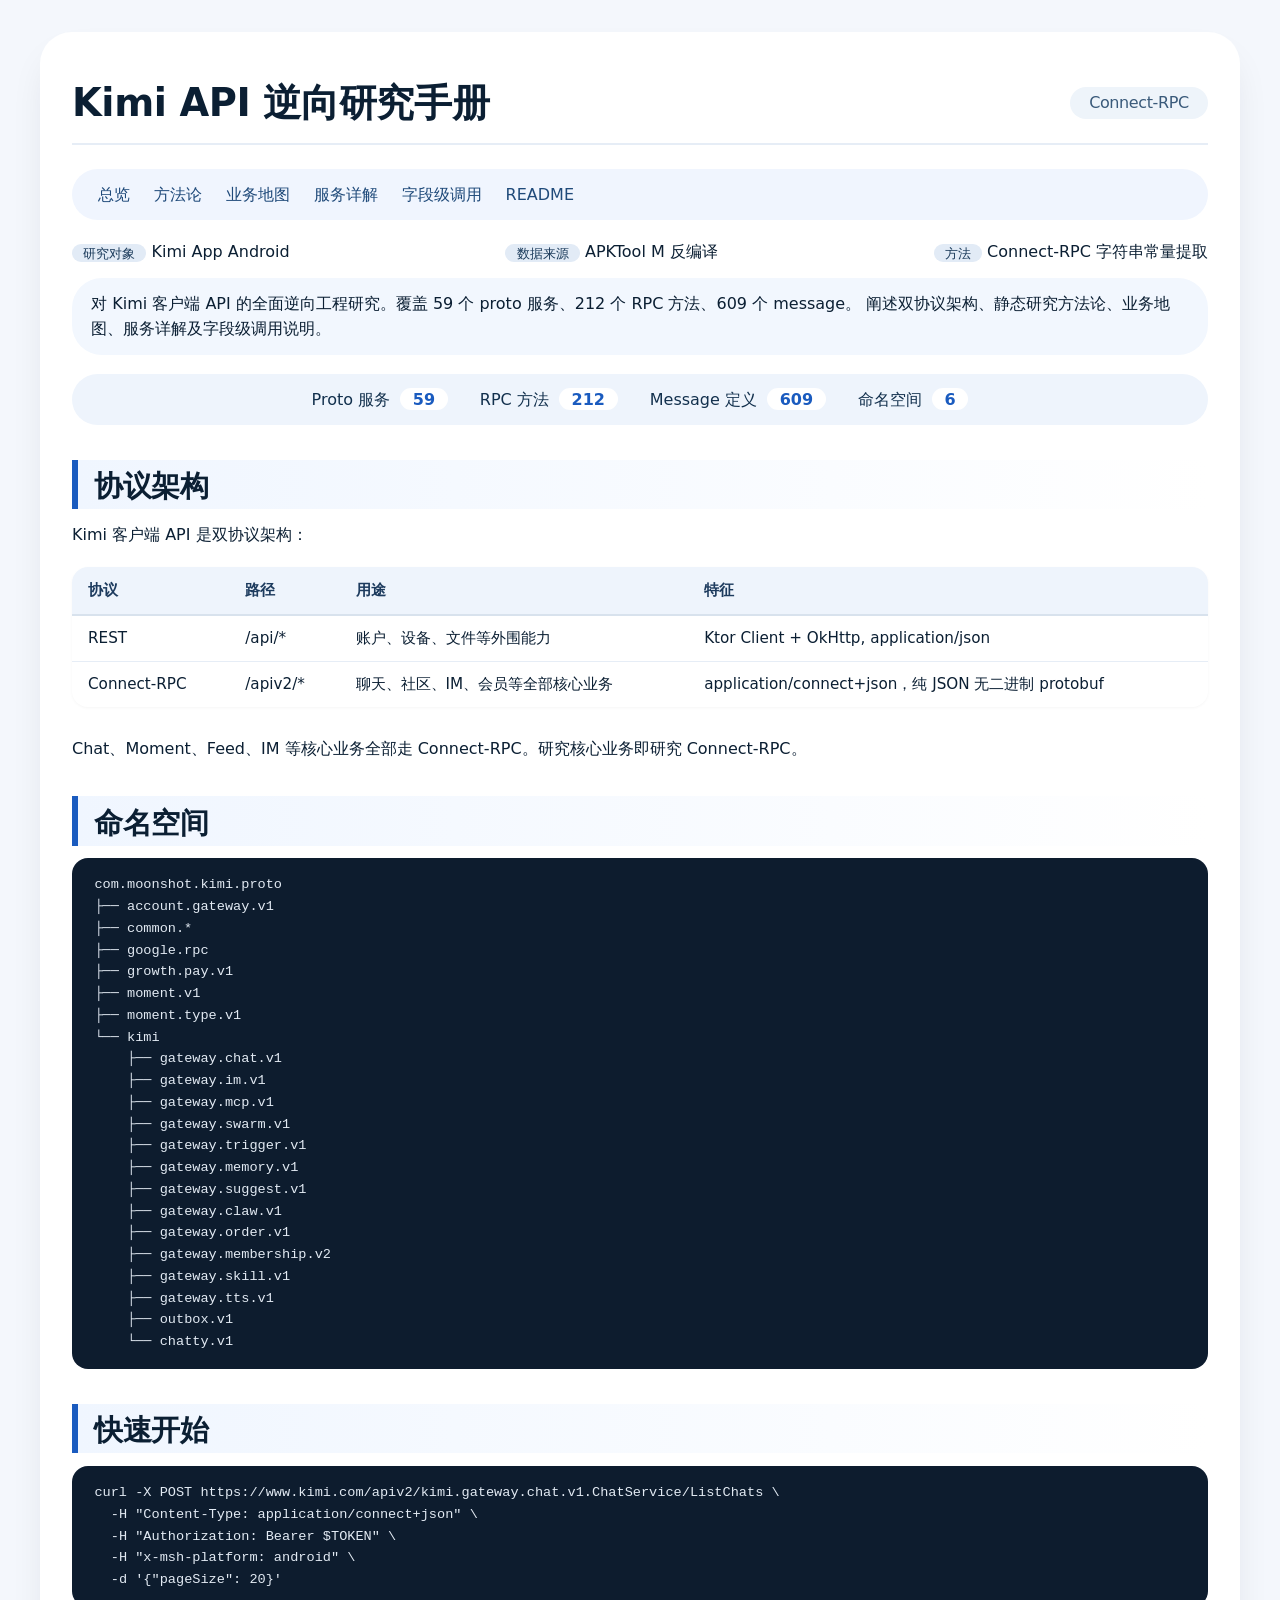
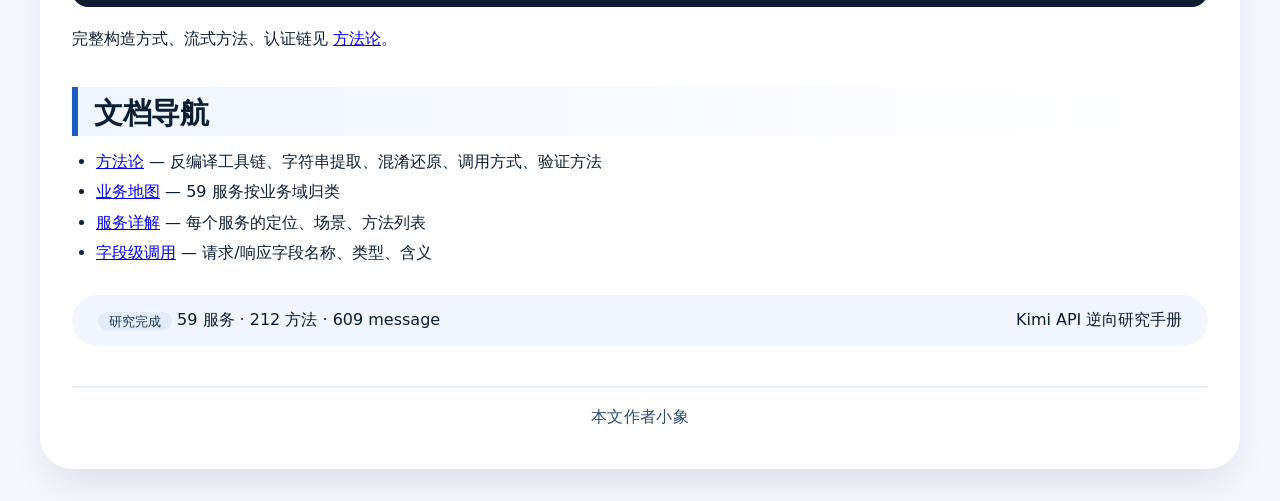
<file: index.html>
<!DOCTYPE html>
<html lang="zh-CN">
<head>
<meta charset="UTF-8">
<meta name="viewport" content="width=device-width, initial-scale=1.0">
<title>Kimi API 逆向研究手册</title>
<link rel="stylesheet" href="style.css">
</head>
<body>
<div class="container">

<h1><span>Kimi API 逆向研究手册</span><small>Connect-RPC</small></h1>

<nav class="nav-links">
<a href="index.html">总览</a>
<a href="methodology.html">方法论</a>
<a href="business-map.html">业务地图</a>
<a href="services.html">服务详解</a>
<a href="fields.html">字段级调用</a>
<a href="README.md">README</a>
</nav>

<div class="meta-row">
<span><span class="proto-path">研究对象</span> Kimi App Android</span>
<span><span class="proto-path">数据来源</span> APKTool M 反编译</span>
<span><span class="proto-path">方法</span> Connect-RPC 字符串常量提取</span>
</div>

<p class="lead">
对 Kimi 客户端 API 的全面逆向工程研究。覆盖 59 个 proto 服务、212 个 RPC 方法、609 个 message。
阐述双协议架构、静态研究方法论、业务地图、服务详解及字段级调用说明。
</p>

<div class="badge-grid">
<span>Proto 服务 <strong>59</strong></span>
<span>RPC 方法 <strong>212</strong></span>
<span>Message 定义 <strong>609</strong></span>
<span>命名空间 <strong>6</strong></span>
</div>

<h2>协议架构</h2>
<p>Kimi 客户端 API 是双协议架构：</p>
<table>
<thead><tr><th>协议</th><th>路径</th><th>用途</th><th>特征</th></tr></thead>
<tbody>
<tr><td>REST</td><td>/api/*</td><td>账户、设备、文件等外围能力</td><td>Ktor Client + OkHttp, application/json</td></tr>
<tr><td>Connect-RPC</td><td>/apiv2/*</td><td>聊天、社区、IM、会员等全部核心业务</td><td>application/connect+json，纯 JSON 无二进制 protobuf</td></tr>
</tbody>
</table>
<p>Chat、Moment、Feed、IM 等核心业务全部走 Connect-RPC。研究核心业务即研究 Connect-RPC。</p>

<h2>命名空间</h2>
<div class="code-block">com.moonshot.kimi.proto
├── account.gateway.v1
├── common.*
├── google.rpc
├── growth.pay.v1
├── moment.v1
├── moment.type.v1
└── kimi
    ├── gateway.chat.v1
    ├── gateway.im.v1
    ├── gateway.mcp.v1
    ├── gateway.swarm.v1
    ├── gateway.trigger.v1
    ├── gateway.memory.v1
    ├── gateway.suggest.v1
    ├── gateway.claw.v1
    ├── gateway.order.v1
    ├── gateway.membership.v2
    ├── gateway.skill.v1
    ├── gateway.tts.v1
    ├── outbox.v1
    └── chatty.v1</div>

<h2>快速开始</h2>
<div class="code-block">curl -X POST https://www.kimi.com/apiv2/kimi.gateway.chat.v1.ChatService/ListChats \
  -H "Content-Type: application/connect+json" \
  -H "Authorization: Bearer $TOKEN" \
  -H "x-msh-platform: android" \
  -d '{"pageSize": 20}'</div>
<p>完整构造方式、流式方法、认证链见 <a href="methodology.html">方法论</a>。</p>

<h2>文档导航</h2>
<ul class="doc-list">
<li><a href="methodology.html">方法论</a> — 反编译工具链、字符串提取、混淆还原、调用方式、验证方法</li>
<li><a href="business-map.html">业务地图</a> — 59 服务按业务域归类</li>
<li><a href="services.html">服务详解</a> — 每个服务的定位、场景、方法列表</li>
<li><a href="fields.html">字段级调用</a> — 请求/响应字段名称、类型、含义</li>
</ul>

<footer>
<div class="footer-bar">
<span><span class="proto-path">研究完成</span> 59 服务 · 212 方法 · 609 message</span>
<span>Kimi API 逆向研究手册</span>
</div>
<div class="author-line">本文作者小象</div>
</footer>

</div>
</body>
</html>
</file>
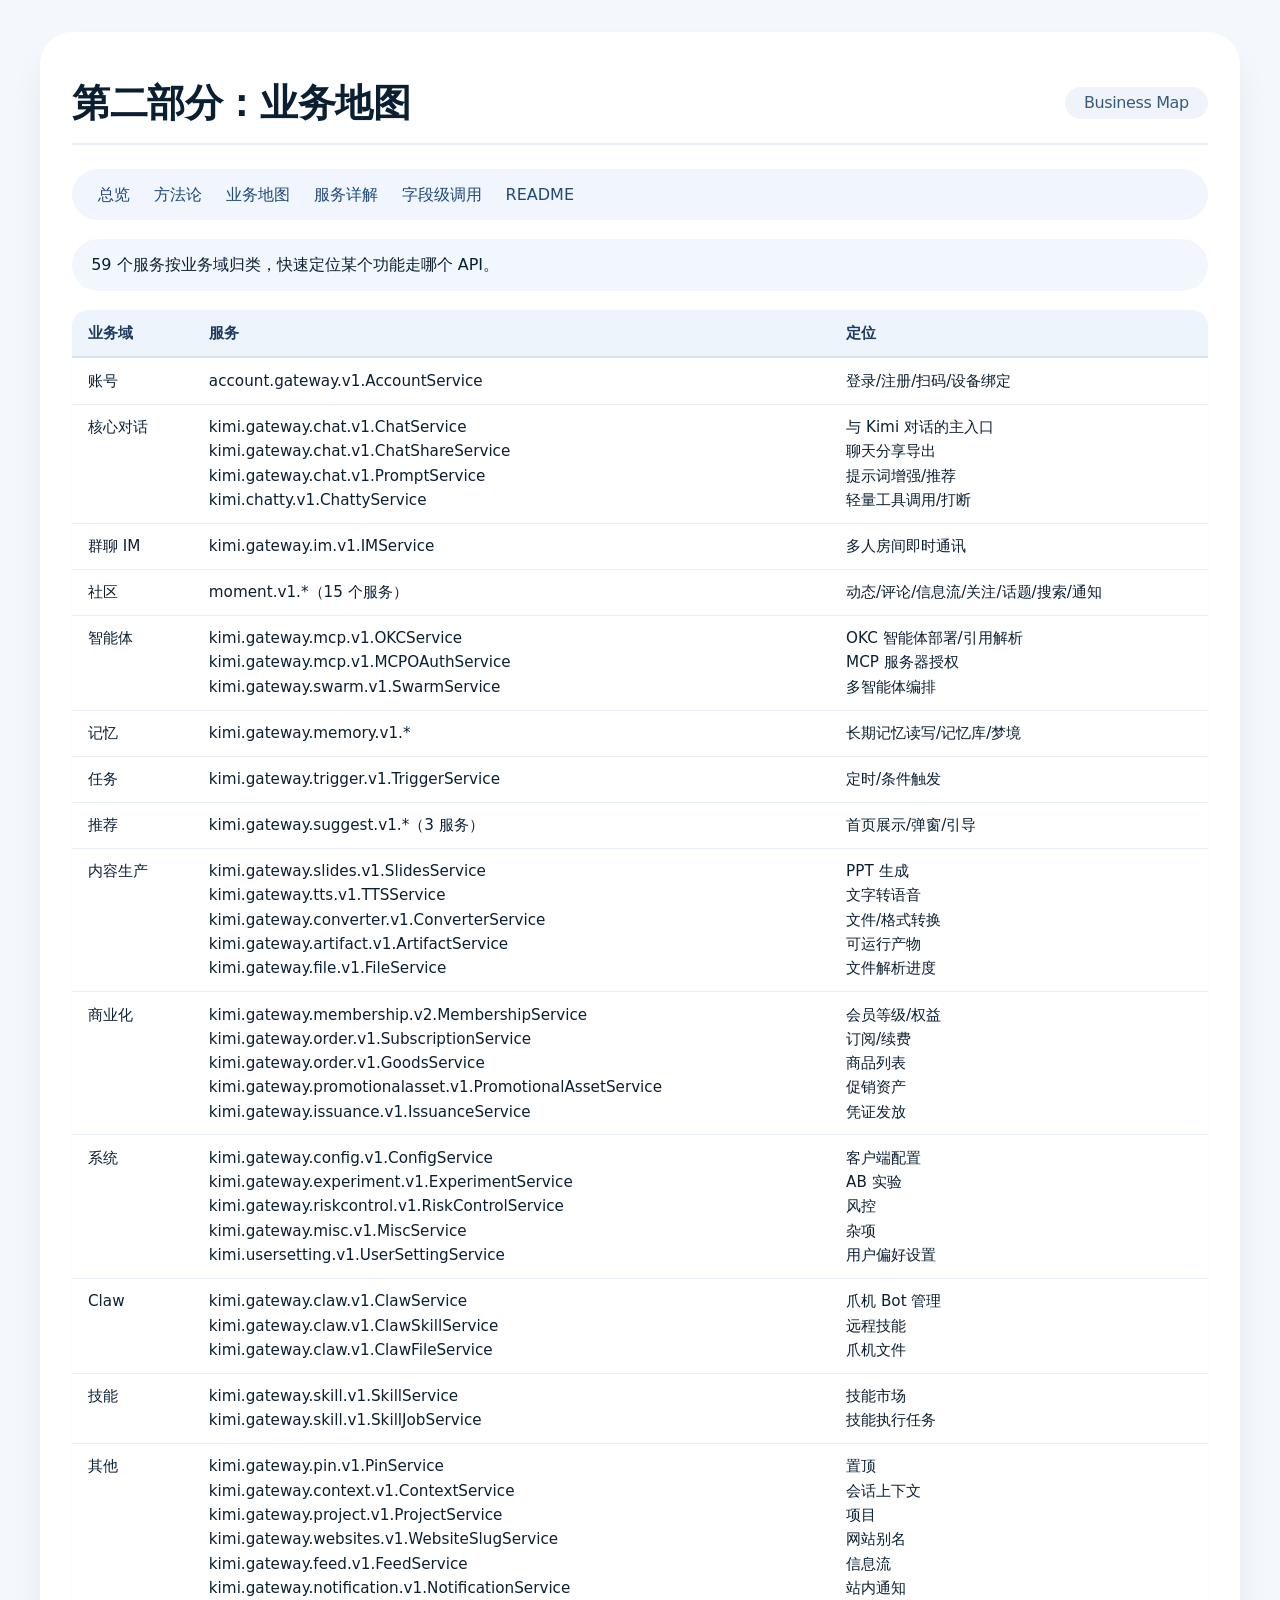
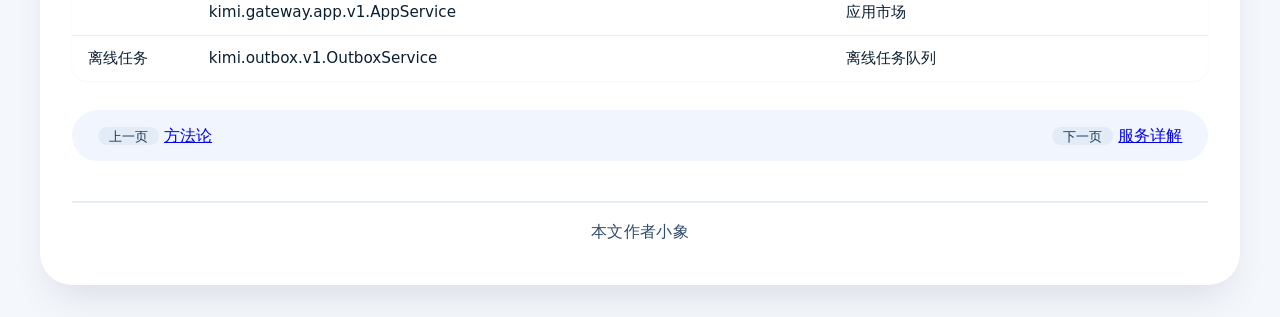
<file: business-map.html>
<!DOCTYPE html>
<html lang="zh-CN">
<head>
<meta charset="UTF-8">
<meta name="viewport" content="width=device-width, initial-scale=1.0">
<title>业务地图 · Kimi API 逆向研究手册</title>
<link rel="stylesheet" href="style.css">
</head>
<body>
<div class="container">

<h1><span>第二部分：业务地图</span><small>Business Map</small></h1>

<nav class="nav-links">
<a href="index.html">总览</a>
<a href="methodology.html">方法论</a>
<a href="business-map.html">业务地图</a>
<a href="services.html">服务详解</a>
<a href="fields.html">字段级调用</a>
<a href="README.md">README</a>
</nav>

<p class="lead">59 个服务按业务域归类，快速定位某个功能走哪个 API。</p>

<table>
<thead><tr><th>业务域</th><th>服务</th><th>定位</th></tr></thead>
<tbody>
<tr><td>账号</td><td>account.gateway.v1.AccountService</td><td>登录/注册/扫码/设备绑定</td></tr>
<tr><td>核心对话</td><td>kimi.gateway.chat.v1.ChatService<br>kimi.gateway.chat.v1.ChatShareService<br>kimi.gateway.chat.v1.PromptService<br>kimi.chatty.v1.ChattyService</td><td>与 Kimi 对话的主入口<br>聊天分享导出<br>提示词增强/推荐<br>轻量工具调用/打断</td></tr>
<tr><td>群聊 IM</td><td>kimi.gateway.im.v1.IMService</td><td>多人房间即时通讯</td></tr>
<tr><td>社区</td><td>moment.v1.*（15 个服务）</td><td>动态/评论/信息流/关注/话题/搜索/通知</td></tr>
<tr><td>智能体</td><td>kimi.gateway.mcp.v1.OKCService<br>kimi.gateway.mcp.v1.MCPOAuthService<br>kimi.gateway.swarm.v1.SwarmService</td><td>OKC 智能体部署/引用解析<br>MCP 服务器授权<br>多智能体编排</td></tr>
<tr><td>记忆</td><td>kimi.gateway.memory.v1.*</td><td>长期记忆读写/记忆库/梦境</td></tr>
<tr><td>任务</td><td>kimi.gateway.trigger.v1.TriggerService</td><td>定时/条件触发</td></tr>
<tr><td>推荐</td><td>kimi.gateway.suggest.v1.*（3 服务）</td><td>首页展示/弹窗/引导</td></tr>
<tr><td>内容生产</td><td>kimi.gateway.slides.v1.SlidesService<br>kimi.gateway.tts.v1.TTSService<br>kimi.gateway.converter.v1.ConverterService<br>kimi.gateway.artifact.v1.ArtifactService<br>kimi.gateway.file.v1.FileService</td><td>PPT 生成<br>文字转语音<br>文件/格式转换<br>可运行产物<br>文件解析进度</td></tr>
<tr><td>商业化</td><td>kimi.gateway.membership.v2.MembershipService<br>kimi.gateway.order.v1.SubscriptionService<br>kimi.gateway.order.v1.GoodsService<br>kimi.gateway.promotionalasset.v1.PromotionalAssetService<br>kimi.gateway.issuance.v1.IssuanceService</td><td>会员等级/权益<br>订阅/续费<br>商品列表<br>促销资产<br>凭证发放</td></tr>
<tr><td>系统</td><td>kimi.gateway.config.v1.ConfigService<br>kimi.gateway.experiment.v1.ExperimentService<br>kimi.gateway.riskcontrol.v1.RiskControlService<br>kimi.gateway.misc.v1.MiscService<br>kimi.usersetting.v1.UserSettingService</td><td>客户端配置<br>AB 实验<br>风控<br>杂项<br>用户偏好设置</td></tr>
<tr><td>Claw</td><td>kimi.gateway.claw.v1.ClawService<br>kimi.gateway.claw.v1.ClawSkillService<br>kimi.gateway.claw.v1.ClawFileService</td><td>爪机 Bot 管理<br>远程技能<br>爪机文件</td></tr>
<tr><td>技能</td><td>kimi.gateway.skill.v1.SkillService<br>kimi.gateway.skill.v1.SkillJobService</td><td>技能市场<br>技能执行任务</td></tr>
<tr><td>其他</td><td>kimi.gateway.pin.v1.PinService<br>kimi.gateway.context.v1.ContextService<br>kimi.gateway.project.v1.ProjectService<br>kimi.gateway.websites.v1.WebsiteSlugService<br>kimi.gateway.feed.v1.FeedService<br>kimi.gateway.notification.v1.NotificationService<br>kimi.gateway.app.v1.AppService</td><td>置顶<br>会话上下文<br>项目<br>网站别名<br>信息流<br>站内通知<br>应用市场</td></tr>
<tr><td>离线任务</td><td>kimi.outbox.v1.OutboxService</td><td>离线任务队列</td></tr>
</tbody>
</table>

<footer>
<div class="footer-bar">
<span><span class="proto-path">上一页</span> <a href="methodology.html">方法论</a></span>
<span><span class="proto-path">下一页</span> <a href="services.html">服务详解</a></span>
</div>
<div class="author-line">本文作者小象</div>
</footer>

</div>
</body>
</html>
</file>
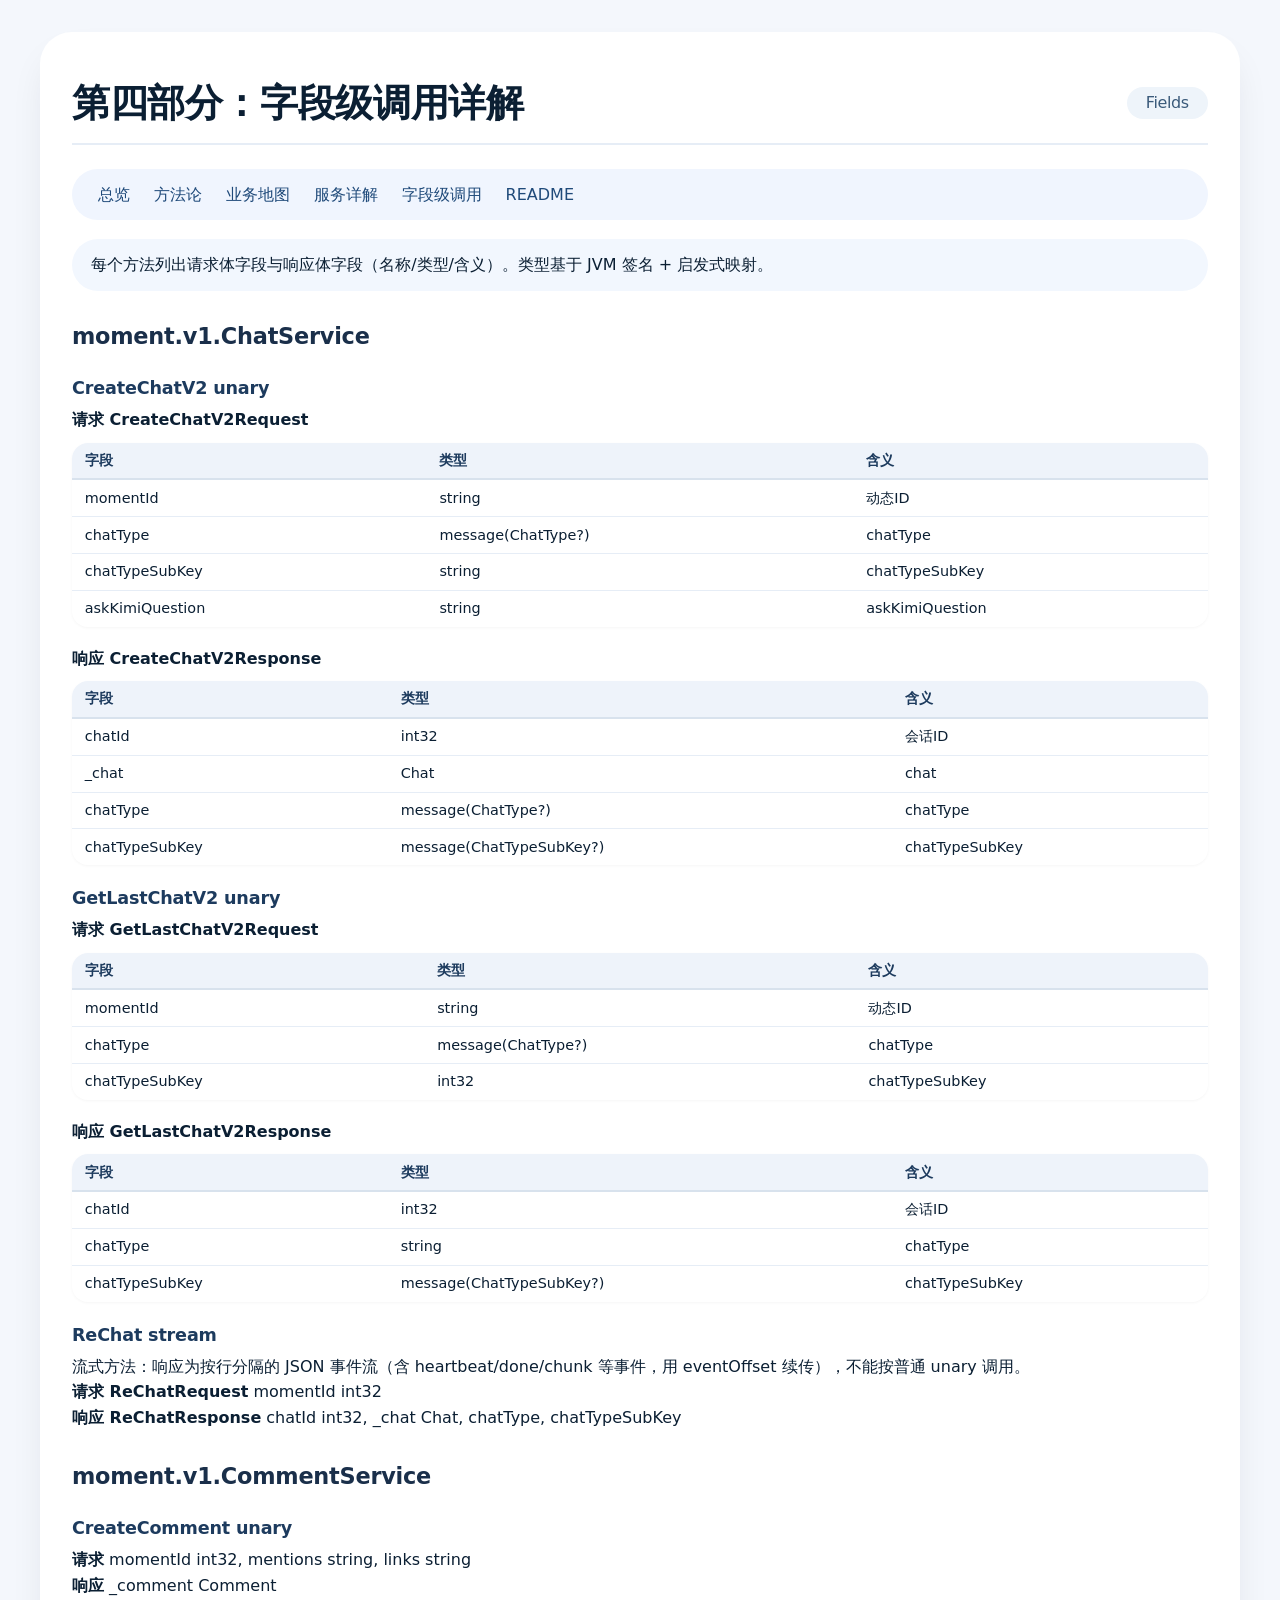
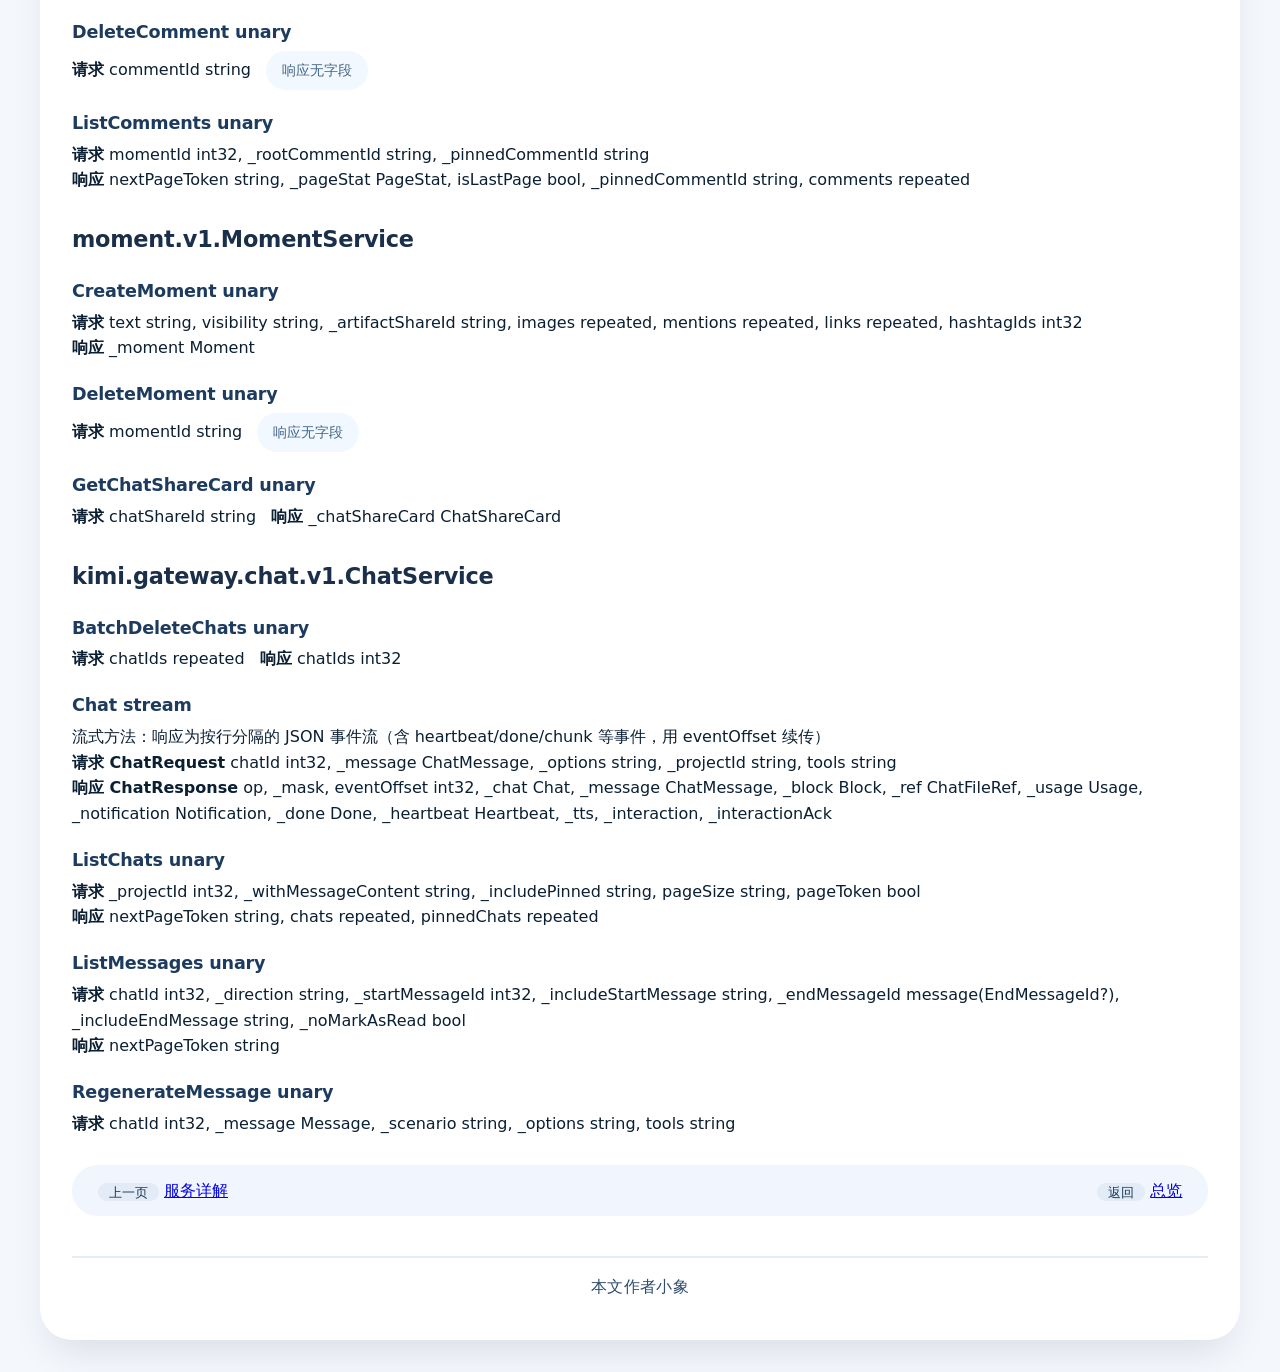
<file: fields.html>
<!DOCTYPE html>
<html lang="zh-CN">
<head>
<meta charset="UTF-8">
<meta name="viewport" content="width=device-width, initial-scale=1.0">
<title>字段级调用 · Kimi API 逆向研究手册</title>
<link rel="stylesheet" href="style.css">
</head>
<body>
<div class="container">

<h1><span>第四部分：字段级调用详解</span><small>Fields</small></h1>

<nav class="nav-links">
<a href="index.html">总览</a>
<a href="methodology.html">方法论</a>
<a href="business-map.html">业务地图</a>
<a href="services.html">服务详解</a>
<a href="fields.html">字段级调用</a>
<a href="README.md">README</a>
</nav>

<p class="lead">每个方法列出请求体字段与响应体字段（名称/类型/含义）。类型基于 JVM 签名 + 启发式映射。</p>

<h3>moment.v1.ChatService</h3>
<h4>CreateChatV2 unary</h4>
<p><strong>请求 CreateChatV2Request</strong></p>
<table class="field-table">
<thead><tr><th>字段</th><th>类型</th><th>含义</th></tr></thead>
<tbody>
<tr><td>momentId</td><td>string</td><td>动态ID</td></tr>
<tr><td>chatType</td><td>message(ChatType?)</td><td>chatType</td></tr>
<tr><td>chatTypeSubKey</td><td>string</td><td>chatTypeSubKey</td></tr>
<tr><td>askKimiQuestion</td><td>string</td><td>askKimiQuestion</td></tr>
</tbody>
</table>
<p><strong>响应 CreateChatV2Response</strong></p>
<table class="field-table">
<thead><tr><th>字段</th><th>类型</th><th>含义</th></tr></thead>
<tbody>
<tr><td>chatId</td><td>int32</td><td>会话ID</td></tr>
<tr><td>_chat</td><td>Chat</td><td>chat</td></tr>
<tr><td>chatType</td><td>message(ChatType?)</td><td>chatType</td></tr>
<tr><td>chatTypeSubKey</td><td>message(ChatTypeSubKey?)</td><td>chatTypeSubKey</td></tr>
</tbody>
</table>

<h4>GetLastChatV2 unary</h4>
<p><strong>请求 GetLastChatV2Request</strong></p>
<table class="field-table">
<thead><tr><th>字段</th><th>类型</th><th>含义</th></tr></thead>
<tbody>
<tr><td>momentId</td><td>string</td><td>动态ID</td></tr>
<tr><td>chatType</td><td>message(ChatType?)</td><td>chatType</td></tr>
<tr><td>chatTypeSubKey</td><td>int32</td><td>chatTypeSubKey</td></tr>
</tbody>
</table>
<p><strong>响应 GetLastChatV2Response</strong></p>
<table class="field-table">
<thead><tr><th>字段</th><th>类型</th><th>含义</th></tr></thead>
<tbody>
<tr><td>chatId</td><td>int32</td><td>会话ID</td></tr>
<tr><td>chatType</td><td>string</td><td>chatType</td></tr>
<tr><td>chatTypeSubKey</td><td>message(ChatTypeSubKey?)</td><td>chatTypeSubKey</td></tr>
</tbody>
</table>

<h4>ReChat stream</h4>
<p>流式方法：响应为按行分隔的 JSON 事件流（含 heartbeat/done/chunk 等事件，用 eventOffset 续传），不能按普通 unary 调用。</p>
<p><strong>请求 ReChatRequest</strong> momentId int32</p>
<p><strong>响应 ReChatResponse</strong> chatId int32, _chat Chat, chatType, chatTypeSubKey</p>

<h3>moment.v1.CommentService</h3>
<h4>CreateComment unary</h4>
<p><strong>请求</strong> momentId int32, mentions string, links string</p>
<p><strong>响应</strong> _comment Comment</p>
<h4>DeleteComment unary</h4>
<p><strong>请求</strong> commentId string &nbsp; <span class="footnote">响应无字段</span></p>
<h4>ListComments unary</h4>
<p><strong>请求</strong> momentId int32, _rootCommentId string, _pinnedCommentId string</p>
<p><strong>响应</strong> nextPageToken string, _pageStat PageStat, isLastPage bool, _pinnedCommentId string, comments repeated</p>

<h3>moment.v1.MomentService</h3>
<h4>CreateMoment unary</h4>
<p><strong>请求</strong> text string, visibility string, _artifactShareId string, images repeated, mentions repeated, links repeated, hashtagIds int32</p>
<p><strong>响应</strong> _moment Moment</p>
<h4>DeleteMoment unary</h4>
<p><strong>请求</strong> momentId string &nbsp; <span class="footnote">响应无字段</span></p>
<h4>GetChatShareCard unary</h4>
<p><strong>请求</strong> chatShareId string &nbsp; <strong>响应</strong> _chatShareCard ChatShareCard</p>

<h3>kimi.gateway.chat.v1.ChatService</h3>
<h4>BatchDeleteChats unary</h4>
<p><strong>请求</strong> chatIds repeated &nbsp; <strong>响应</strong> chatIds int32</p>

<h4>Chat stream</h4>
<p>流式方法：响应为按行分隔的 JSON 事件流（含 heartbeat/done/chunk 等事件，用 eventOffset 续传）</p>
<p><strong>请求 ChatRequest</strong> chatId int32, _message ChatMessage, _options string, _projectId string, tools string</p>
<p><strong>响应 ChatResponse</strong> op, _mask, eventOffset int32, _chat Chat, _message ChatMessage, _block Block, _ref ChatFileRef, _usage Usage, _notification Notification, _done Done, _heartbeat Heartbeat, _tts, _interaction, _interactionAck</p>

<h4>ListChats unary</h4>
<p><strong>请求</strong> _projectId int32, _withMessageContent string, _includePinned string, pageSize string, pageToken bool</p>
<p><strong>响应</strong> nextPageToken string, chats repeated, pinnedChats repeated</p>

<h4>ListMessages unary</h4>
<p><strong>请求</strong> chatId int32, _direction string, _startMessageId int32, _includeStartMessage string, _endMessageId message(EndMessageId?), _includeEndMessage string, _noMarkAsRead bool</p>
<p><strong>响应</strong> nextPageToken string</p>

<h4>RegenerateMessage unary</h4>
<p><strong>请求</strong> chatId int32, _message Message, _scenario string, _options string, tools string</p>

<footer>
<div class="footer-bar">
<span><span class="proto-path">上一页</span> <a href="services.html">服务详解</a></span>
<span><span class="proto-path">返回</span> <a href="index.html">总览</a></span>
</div>
<div class="author-line">本文作者小象</div>
</footer>

</div>
</body>
</html>
</file>
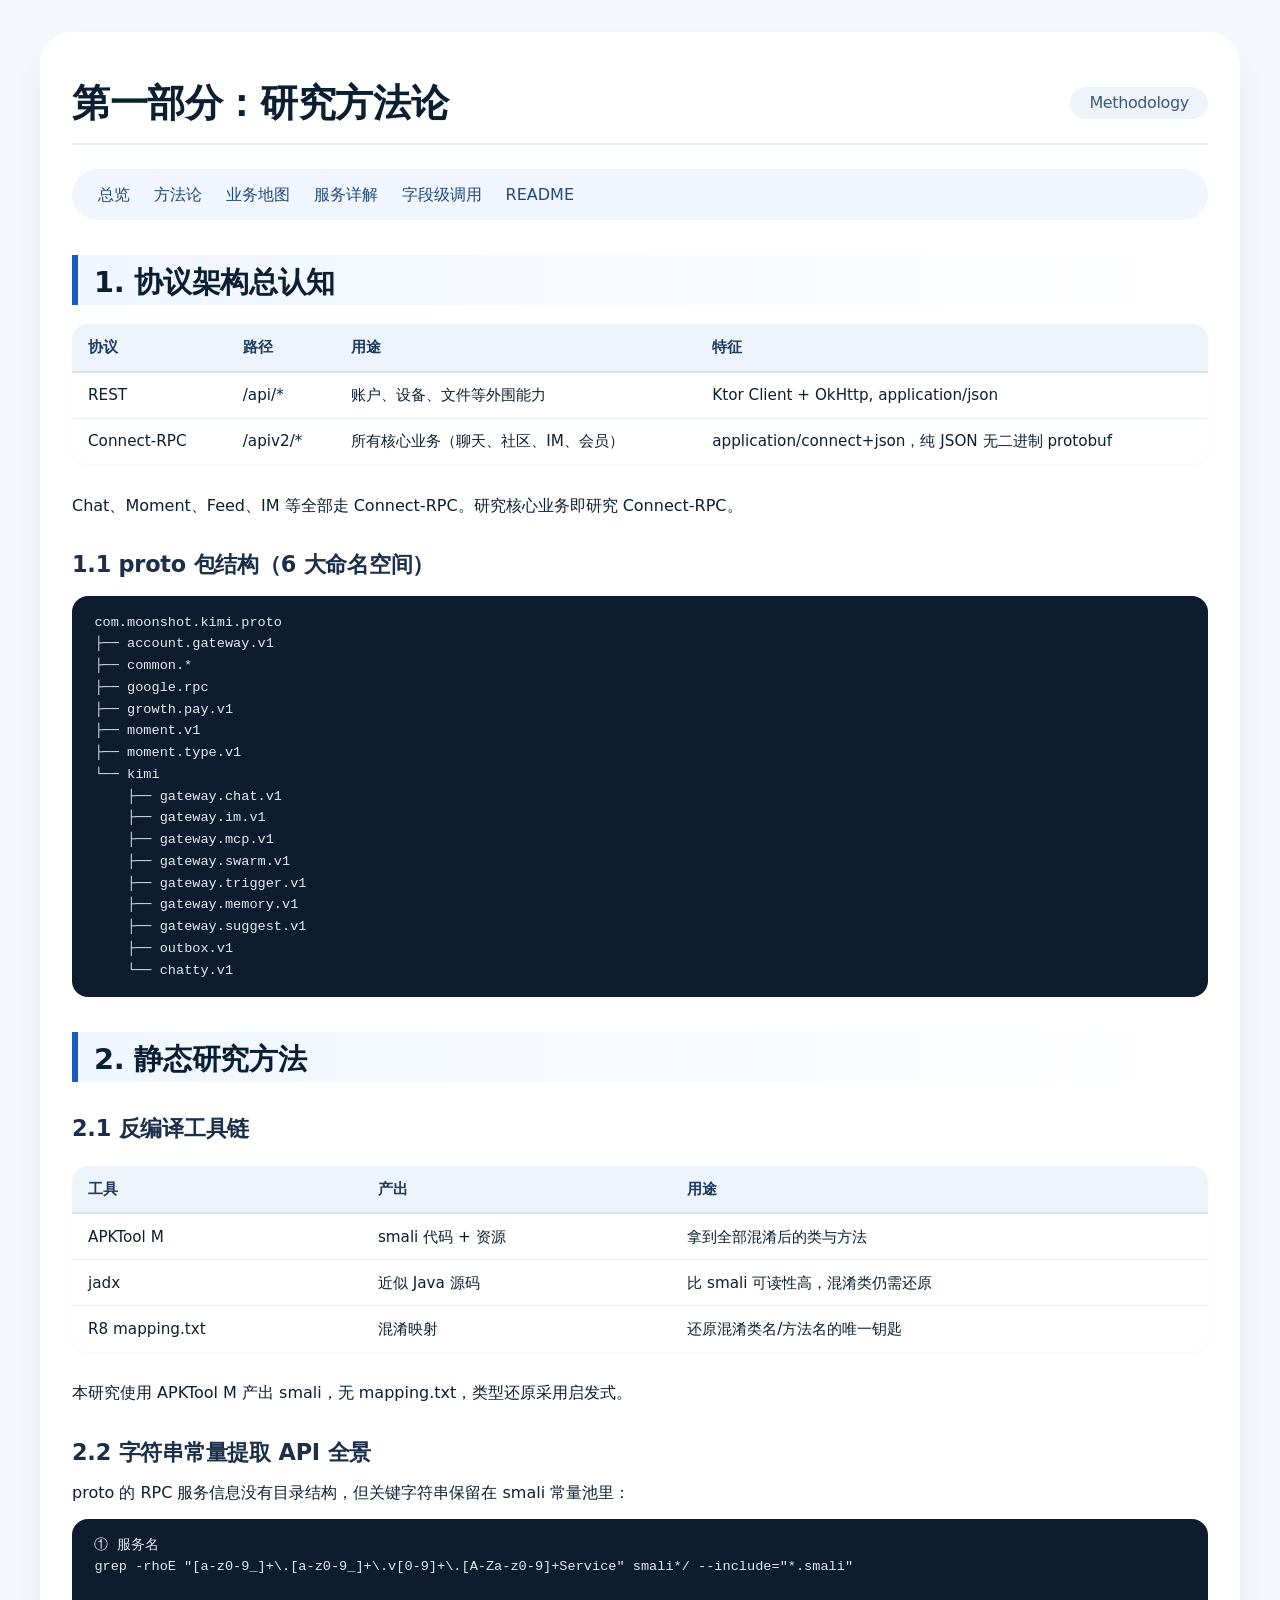
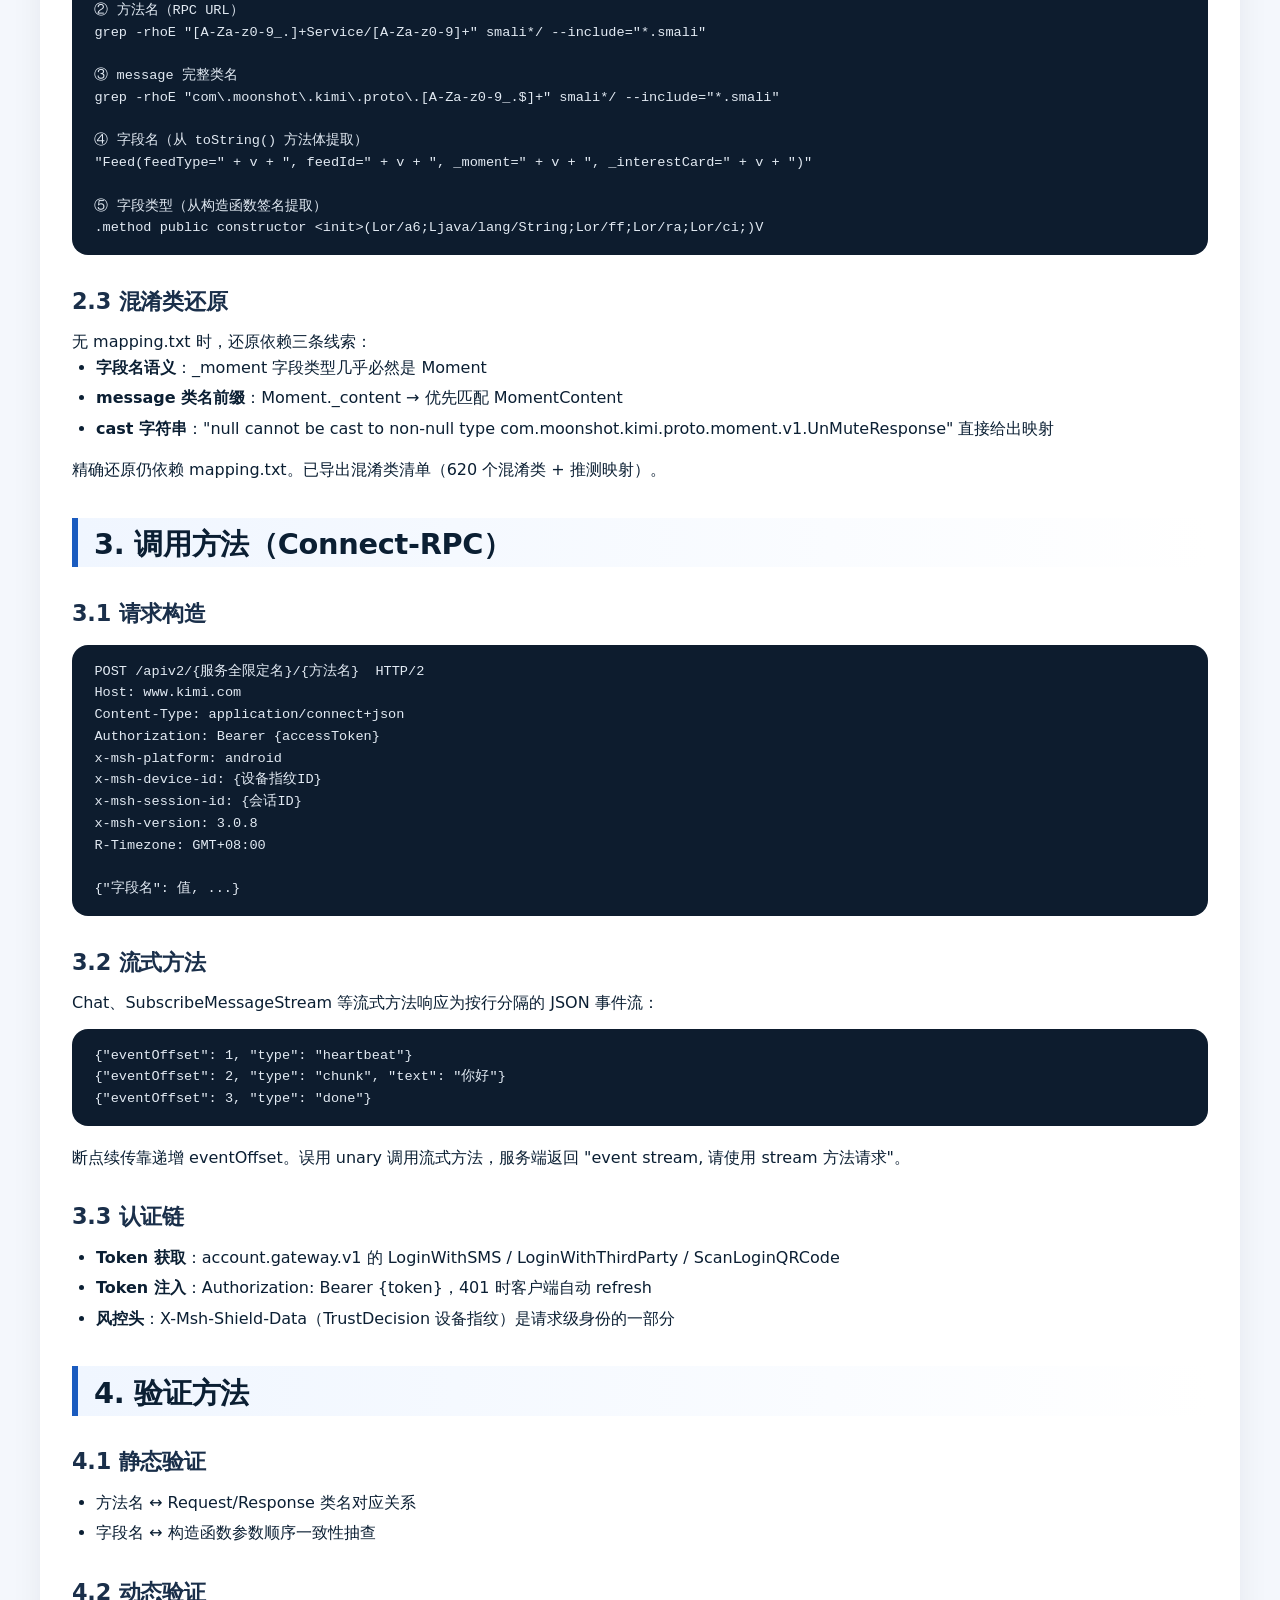
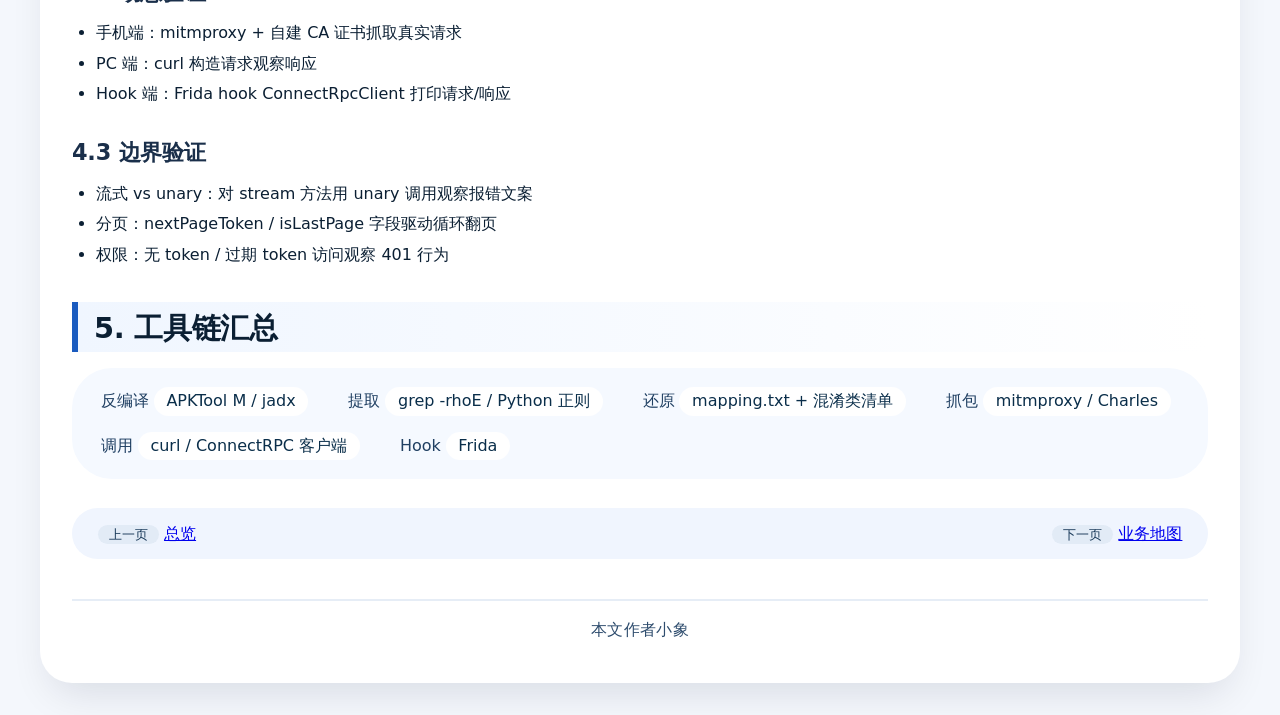
<file: methodology.html>
<!DOCTYPE html>
<html lang="zh-CN">
<head>
<meta charset="UTF-8">
<meta name="viewport" content="width=device-width, initial-scale=1.0">
<title>方法论 · Kimi API 逆向研究手册</title>
<link rel="stylesheet" href="style.css">
</head>
<body>
<div class="container">

<h1><span>第一部分：研究方法论</span><small>Methodology</small></h1>

<nav class="nav-links">
<a href="index.html">总览</a>
<a href="methodology.html">方法论</a>
<a href="business-map.html">业务地图</a>
<a href="services.html">服务详解</a>
<a href="fields.html">字段级调用</a>
<a href="README.md">README</a>
</nav>

<h2>1. 协议架构总认知</h2>
<table>
<thead><tr><th>协议</th><th>路径</th><th>用途</th><th>特征</th></tr></thead>
<tbody>
<tr><td>REST</td><td>/api/*</td><td>账户、设备、文件等外围能力</td><td>Ktor Client + OkHttp, application/json</td></tr>
<tr><td>Connect-RPC</td><td>/apiv2/*</td><td>所有核心业务（聊天、社区、IM、会员）</td><td>application/connect+json，纯 JSON 无二进制 protobuf</td></tr>
</tbody>
</table>
<p>Chat、Moment、Feed、IM 等全部走 Connect-RPC。研究核心业务即研究 Connect-RPC。</p>

<h3>1.1 proto 包结构（6 大命名空间）</h3>
<div class="code-block">com.moonshot.kimi.proto
├── account.gateway.v1
├── common.*
├── google.rpc
├── growth.pay.v1
├── moment.v1
├── moment.type.v1
└── kimi
    ├── gateway.chat.v1
    ├── gateway.im.v1
    ├── gateway.mcp.v1
    ├── gateway.swarm.v1
    ├── gateway.trigger.v1
    ├── gateway.memory.v1
    ├── gateway.suggest.v1
    ├── outbox.v1
    └── chatty.v1</div>

<h2>2. 静态研究方法</h2>

<h3>2.1 反编译工具链</h3>
<table>
<thead><tr><th>工具</th><th>产出</th><th>用途</th></tr></thead>
<tbody>
<tr><td>APKTool M</td><td>smali 代码 + 资源</td><td>拿到全部混淆后的类与方法</td></tr>
<tr><td>jadx</td><td>近似 Java 源码</td><td>比 smali 可读性高，混淆类仍需还原</td></tr>
<tr><td>R8 mapping.txt</td><td>混淆映射</td><td>还原混淆类名/方法名的唯一钥匙</td></tr>
</tbody>
</table>
<p>本研究使用 APKTool M 产出 smali，无 mapping.txt，类型还原采用启发式。</p>

<h3>2.2 字符串常量提取 API 全景</h3>
<p>proto 的 RPC 服务信息没有目录结构，但关键字符串保留在 smali 常量池里：</p>
<div class="code-block">① 服务名
grep -rhoE "[a-z0-9_]+\.[a-z0-9_]+\.v[0-9]+\.[A-Za-z0-9]+Service" smali*/ --include="*.smali"

② 方法名（RPC URL）
grep -rhoE "[A-Za-z0-9_.]+Service/[A-Za-z0-9]+" smali*/ --include="*.smali"

③ message 完整类名
grep -rhoE "com\.moonshot\.kimi\.proto\.[A-Za-z0-9_.$]+" smali*/ --include="*.smali"

④ 字段名（从 toString() 方法体提取）
"Feed(feedType=" + v + ", feedId=" + v + ", _moment=" + v + ", _interestCard=" + v + ")"

⑤ 字段类型（从构造函数签名提取）
.method public constructor &lt;init&gt;(Lor/a6;Ljava/lang/String;Lor/ff;Lor/ra;Lor/ci;)V</div>

<h3>2.3 混淆类还原</h3>
<p>无 mapping.txt 时，还原依赖三条线索：</p>
<ul class="doc-list">
<li><strong>字段名语义</strong>：_moment 字段类型几乎必然是 Moment</li>
<li><strong>message 类名前缀</strong>：Moment._content → 优先匹配 MomentContent</li>
<li><strong>cast 字符串</strong>："null cannot be cast to non-null type com.moonshot.kimi.proto.moment.v1.UnMuteResponse" 直接给出映射</li>
</ul>
<p>精确还原仍依赖 mapping.txt。已导出混淆类清单（620 个混淆类 + 推测映射）。</p>

<h2>3. 调用方法（Connect-RPC）</h2>

<h3>3.1 请求构造</h3>
<div class="code-block">POST /apiv2/{服务全限定名}/{方法名}  HTTP/2
Host: www.kimi.com
Content-Type: application/connect+json
Authorization: Bearer {accessToken}
x-msh-platform: android
x-msh-device-id: {设备指纹ID}
x-msh-session-id: {会话ID}
x-msh-version: 3.0.8
R-Timezone: GMT+08:00

{"字段名": 值, ...}</div>

<h3>3.2 流式方法</h3>
<p>Chat、SubscribeMessageStream 等流式方法响应为按行分隔的 JSON 事件流：</p>
<div class="code-block">{"eventOffset": 1, "type": "heartbeat"}
{"eventOffset": 2, "type": "chunk", "text": "你好"}
{"eventOffset": 3, "type": "done"}</div>
<p>断点续传靠递增 eventOffset。误用 unary 调用流式方法，服务端返回 "event stream, 请使用 stream 方法请求"。</p>

<h3>3.3 认证链</h3>
<ul class="doc-list">
<li><strong>Token 获取</strong>：account.gateway.v1 的 LoginWithSMS / LoginWithThirdParty / ScanLoginQRCode</li>
<li><strong>Token 注入</strong>：Authorization: Bearer {token}，401 时客户端自动 refresh</li>
<li><strong>风控头</strong>：X-Msh-Shield-Data（TrustDecision 设备指纹）是请求级身份的一部分</li>
</ul>

<h2>4. 验证方法</h2>

<h3>4.1 静态验证</h3>
<ul class="doc-list">
<li>方法名 ↔ Request/Response 类名对应关系</li>
<li>字段名 ↔ 构造函数参数顺序一致性抽查</li>
</ul>

<h3>4.2 动态验证</h3>
<ul class="doc-list">
<li>手机端：mitmproxy + 自建 CA 证书抓取真实请求</li>
<li>PC 端：curl 构造请求观察响应</li>
<li>Hook 端：Frida hook ConnectRpcClient 打印请求/响应</li>
</ul>

<h3>4.3 边界验证</h3>
<ul class="doc-list">
<li>流式 vs unary：对 stream 方法用 unary 调用观察报错文案</li>
<li>分页：nextPageToken / isLastPage 字段驱动循环翻页</li>
<li>权限：无 token / 过期 token 访问观察 401 行为</li>
</ul>

<h2>5. 工具链汇总</h2>
<div class="toolchain">
<div class="toolchain-item"><span class="label">反编译</span><span class="value">APKTool M / jadx</span></div>
<div class="toolchain-item"><span class="label">提取</span><span class="value">grep -rhoE / Python 正则</span></div>
<div class="toolchain-item"><span class="label">还原</span><span class="value">mapping.txt + 混淆类清单</span></div>
<div class="toolchain-item"><span class="label">抓包</span><span class="value">mitmproxy / Charles</span></div>
<div class="toolchain-item"><span class="label">调用</span><span class="value">curl / ConnectRPC 客户端</span></div>
<div class="toolchain-item"><span class="label">Hook</span><span class="value">Frida</span></div>
</div>

<footer>
<div class="footer-bar">
<span><span class="proto-path">上一页</span> <a href="index.html">总览</a></span>
<span><span class="proto-path">下一页</span> <a href="business-map.html">业务地图</a></span>
</div>
<div class="author-line">本文作者小象</div>
</footer>

</div>
</body>
</html>
</file>
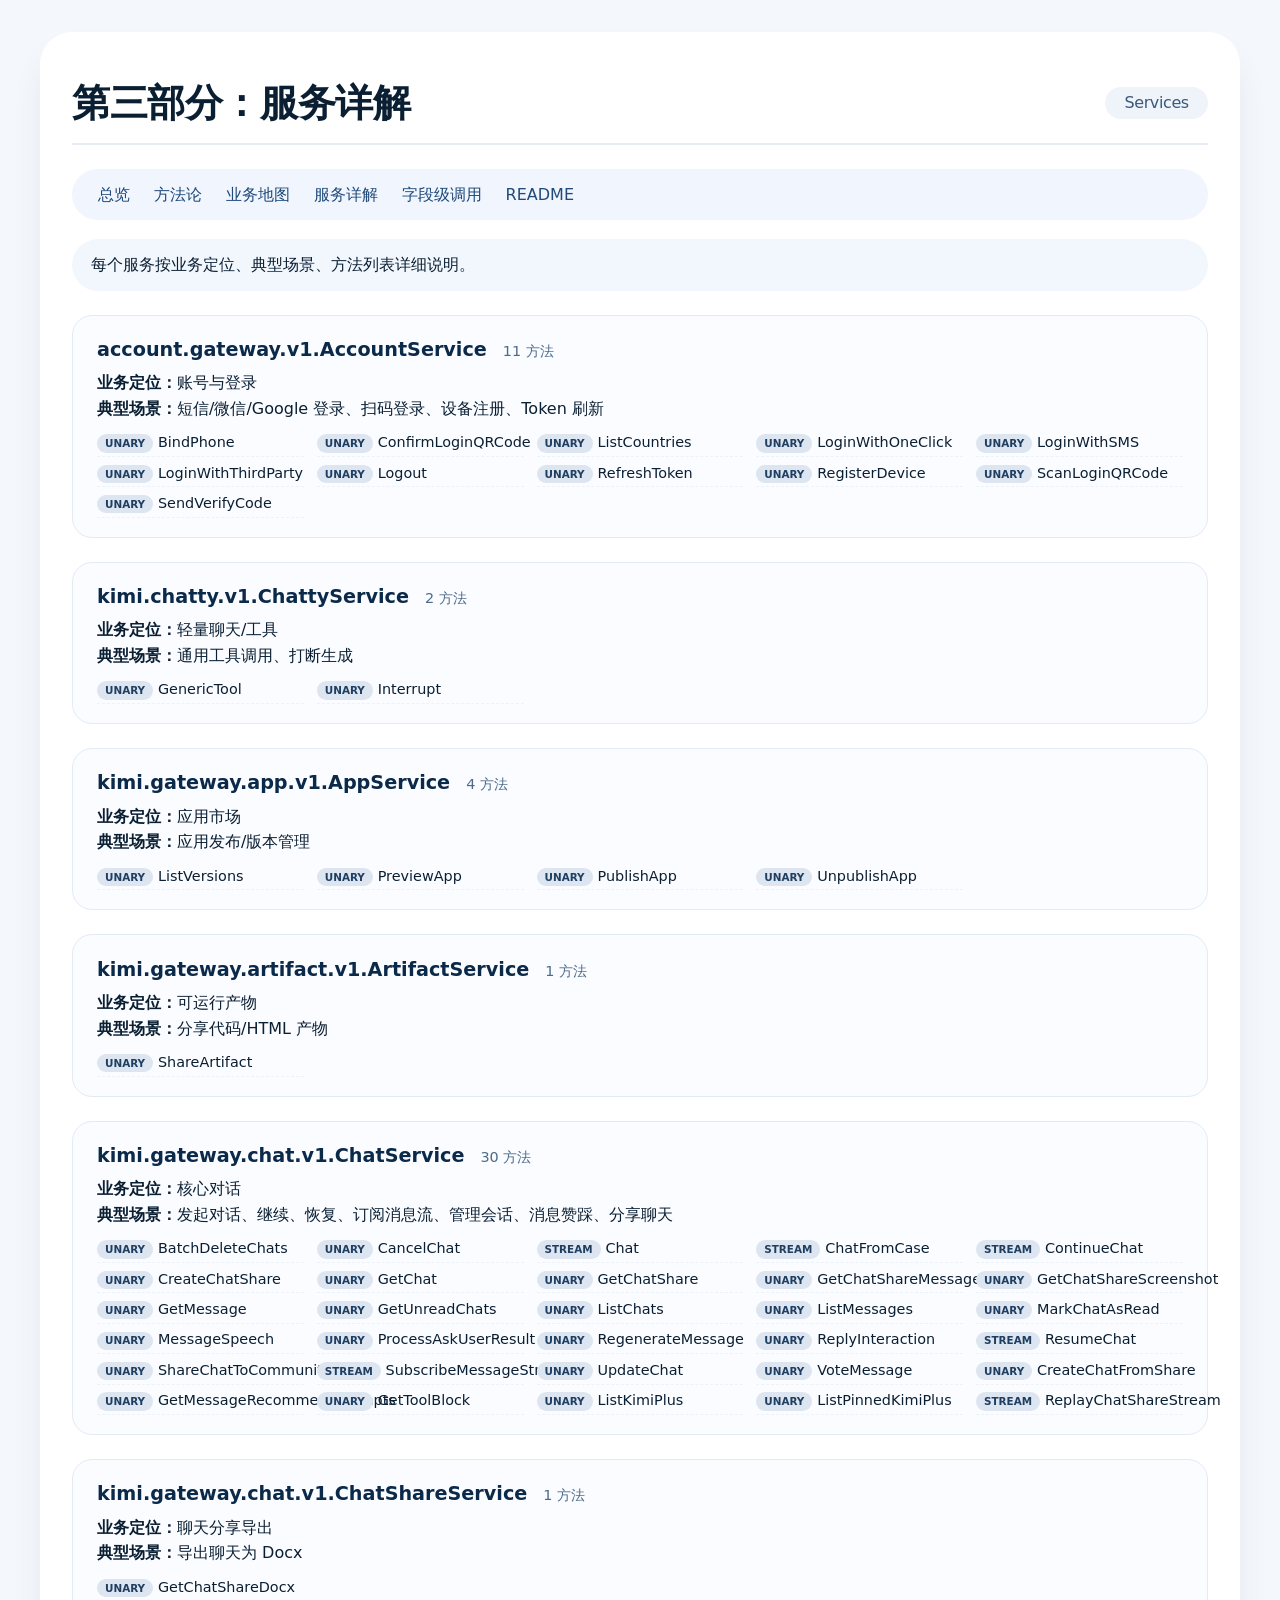
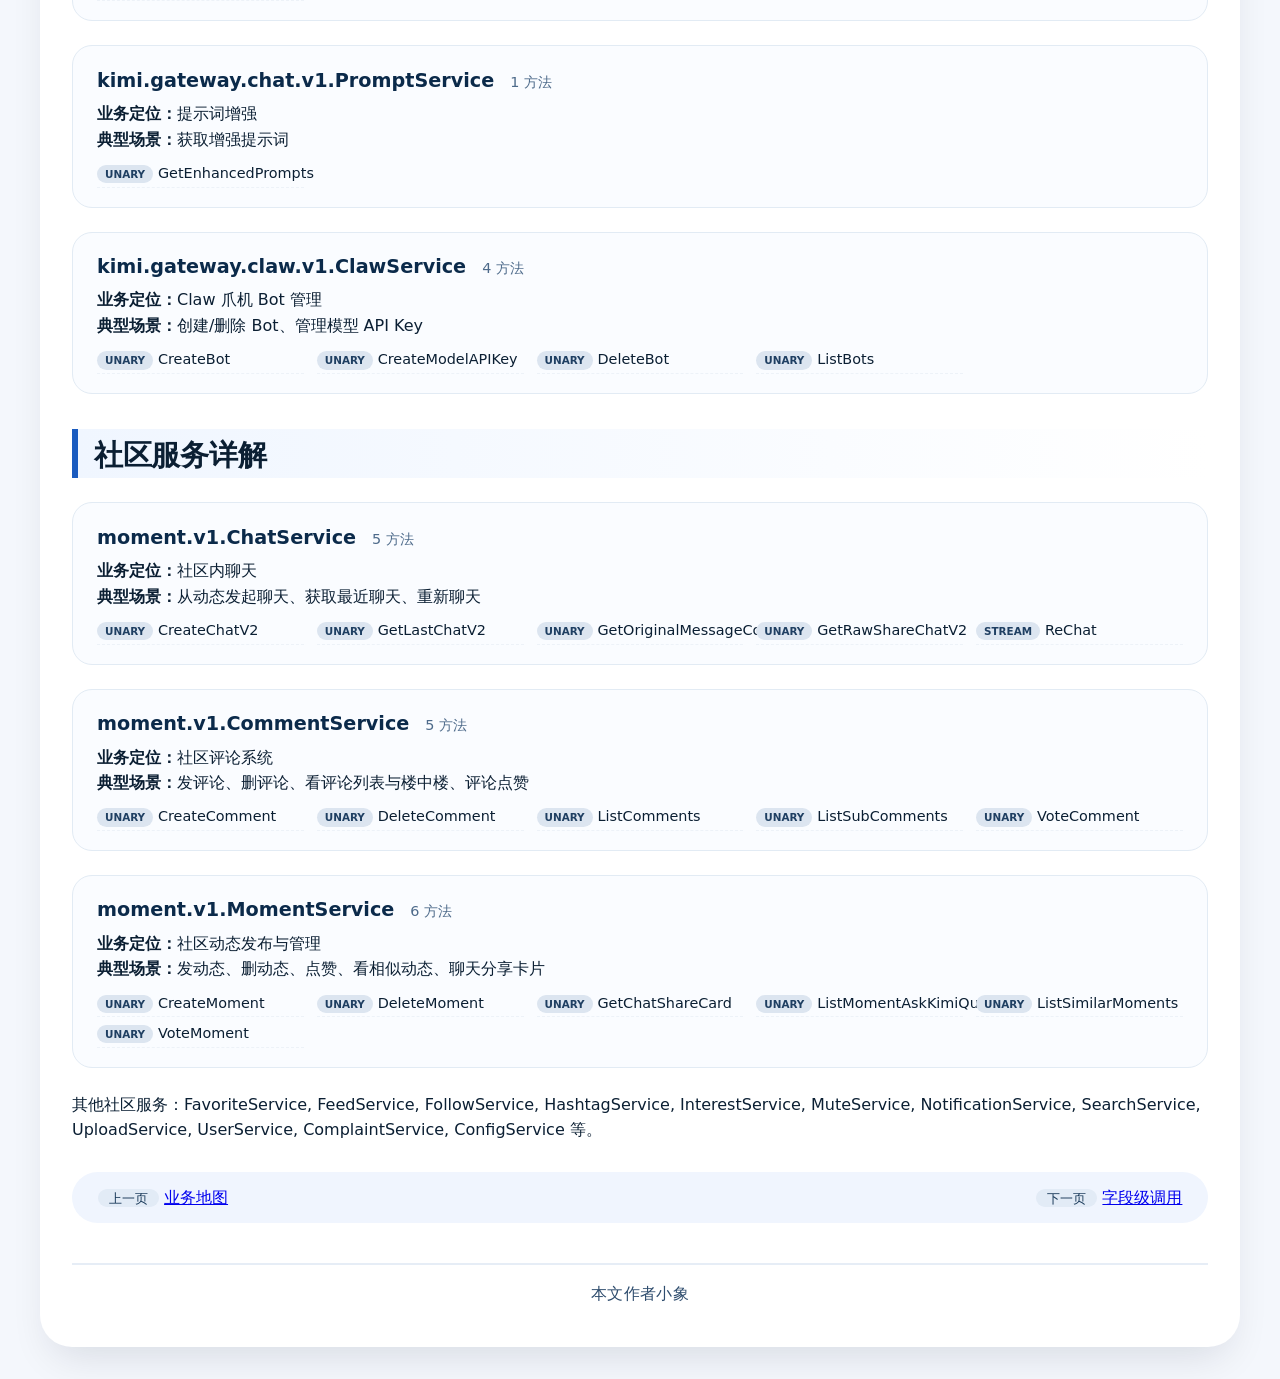
<file: services.html>
<!DOCTYPE html>
<html lang="zh-CN">
<head>
<meta charset="UTF-8">
<meta name="viewport" content="width=device-width, initial-scale=1.0">
<title>服务详解 · Kimi API 逆向研究手册</title>
<link rel="stylesheet" href="style.css">
</head>
<body>
<div class="container">

<h1><span>第三部分：服务详解</span><small>Services</small></h1>

<nav class="nav-links">
<a href="index.html">总览</a>
<a href="methodology.html">方法论</a>
<a href="business-map.html">业务地图</a>
<a href="services.html">服务详解</a>
<a href="fields.html">字段级调用</a>
<a href="README.md">README</a>
</nav>

<p class="lead">每个服务按业务定位、典型场景、方法列表详细说明。</p>

<div class="service-card">
<div class="service-title"><span class="name">account.gateway.v1.AccountService</span><span class="count">11 方法</span></div>
<p><strong>业务定位：</strong>账号与登录<br><strong>典型场景：</strong>短信/微信/Google 登录、扫码登录、设备注册、Token 刷新</p>
<div class="method-list">
<div class="method-item"><span class="type-badge">unary</span> BindPhone</div>
<div class="method-item"><span class="type-badge">unary</span> ConfirmLoginQRCode</div>
<div class="method-item"><span class="type-badge">unary</span> ListCountries</div>
<div class="method-item"><span class="type-badge">unary</span> LoginWithOneClick</div>
<div class="method-item"><span class="type-badge">unary</span> LoginWithSMS</div>
<div class="method-item"><span class="type-badge">unary</span> LoginWithThirdParty</div>
<div class="method-item"><span class="type-badge">unary</span> Logout</div>
<div class="method-item"><span class="type-badge">unary</span> RefreshToken</div>
<div class="method-item"><span class="type-badge">unary</span> RegisterDevice</div>
<div class="method-item"><span class="type-badge">unary</span> ScanLoginQRCode</div>
<div class="method-item"><span class="type-badge">unary</span> SendVerifyCode</div>
</div>
</div>

<div class="service-card">
<div class="service-title"><span class="name">kimi.chatty.v1.ChattyService</span><span class="count">2 方法</span></div>
<p><strong>业务定位：</strong>轻量聊天/工具<br><strong>典型场景：</strong>通用工具调用、打断生成</p>
<div class="method-list">
<div class="method-item"><span class="type-badge">unary</span> GenericTool</div>
<div class="method-item"><span class="type-badge">unary</span> Interrupt</div>
</div>
</div>

<div class="service-card">
<div class="service-title"><span class="name">kimi.gateway.app.v1.AppService</span><span class="count">4 方法</span></div>
<p><strong>业务定位：</strong>应用市场<br><strong>典型场景：</strong>应用发布/版本管理</p>
<div class="method-list">
<div class="method-item"><span class="type-badge">unary</span> ListVersions</div>
<div class="method-item"><span class="type-badge">unary</span> PreviewApp</div>
<div class="method-item"><span class="type-badge">unary</span> PublishApp</div>
<div class="method-item"><span class="type-badge">unary</span> UnpublishApp</div>
</div>
</div>

<div class="service-card">
<div class="service-title"><span class="name">kimi.gateway.artifact.v1.ArtifactService</span><span class="count">1 方法</span></div>
<p><strong>业务定位：</strong>可运行产物<br><strong>典型场景：</strong>分享代码/HTML 产物</p>
<div class="method-list"><div class="method-item"><span class="type-badge">unary</span> ShareArtifact</div></div>
</div>

<div class="service-card">
<div class="service-title"><span class="name">kimi.gateway.chat.v1.ChatService</span><span class="count">30 方法</span></div>
<p><strong>业务定位：</strong>核心对话<br><strong>典型场景：</strong>发起对话、继续、恢复、订阅消息流、管理会话、消息赞踩、分享聊天</p>
<div class="method-list">
<div class="method-item"><span class="type-badge">unary</span> BatchDeleteChats</div>
<div class="method-item"><span class="type-badge">unary</span> CancelChat</div>
<div class="method-item"><span class="type-badge">stream</span> Chat</div>
<div class="method-item"><span class="type-badge">stream</span> ChatFromCase</div>
<div class="method-item"><span class="type-badge">stream</span> ContinueChat</div>
<div class="method-item"><span class="type-badge">unary</span> CreateChatShare</div>
<div class="method-item"><span class="type-badge">unary</span> GetChat</div>
<div class="method-item"><span class="type-badge">unary</span> GetChatShare</div>
<div class="method-item"><span class="type-badge">unary</span> GetChatShareMessage</div>
<div class="method-item"><span class="type-badge">unary</span> GetChatShareScreenshot</div>
<div class="method-item"><span class="type-badge">unary</span> GetMessage</div>
<div class="method-item"><span class="type-badge">unary</span> GetUnreadChats</div>
<div class="method-item"><span class="type-badge">unary</span> ListChats</div>
<div class="method-item"><span class="type-badge">unary</span> ListMessages</div>
<div class="method-item"><span class="type-badge">unary</span> MarkChatAsRead</div>
<div class="method-item"><span class="type-badge">unary</span> MessageSpeech</div>
<div class="method-item"><span class="type-badge">unary</span> ProcessAskUserResult</div>
<div class="method-item"><span class="type-badge">unary</span> RegenerateMessage</div>
<div class="method-item"><span class="type-badge">unary</span> ReplyInteraction</div>
<div class="method-item"><span class="type-badge">stream</span> ResumeChat</div>
<div class="method-item"><span class="type-badge">unary</span> ShareChatToCommunity</div>
<div class="method-item"><span class="type-badge">stream</span> SubscribeMessageStream</div>
<div class="method-item"><span class="type-badge">unary</span> UpdateChat</div>
<div class="method-item"><span class="type-badge">unary</span> VoteMessage</div>
<div class="method-item"><span class="type-badge">unary</span> CreateChatFromShare</div>
<div class="method-item"><span class="type-badge">unary</span> GetMessageRecommendPrompts</div>
<div class="method-item"><span class="type-badge">unary</span> GetToolBlock</div>
<div class="method-item"><span class="type-badge">unary</span> ListKimiPlus</div>
<div class="method-item"><span class="type-badge">unary</span> ListPinnedKimiPlus</div>
<div class="method-item"><span class="type-badge">stream</span> ReplayChatShareStream</div>
</div>
</div>

<div class="service-card">
<div class="service-title"><span class="name">kimi.gateway.chat.v1.ChatShareService</span><span class="count">1 方法</span></div>
<p><strong>业务定位：</strong>聊天分享导出<br><strong>典型场景：</strong>导出聊天为 Docx</p>
<div class="method-list"><div class="method-item"><span class="type-badge">unary</span> GetChatShareDocx</div></div>
</div>

<div class="service-card">
<div class="service-title"><span class="name">kimi.gateway.chat.v1.PromptService</span><span class="count">1 方法</span></div>
<p><strong>业务定位：</strong>提示词增强<br><strong>典型场景：</strong>获取增强提示词</p>
<div class="method-list"><div class="method-item"><span class="type-badge">unary</span> GetEnhancedPrompts</div></div>
</div>

<div class="service-card">
<div class="service-title"><span class="name">kimi.gateway.claw.v1.ClawService</span><span class="count">4 方法</span></div>
<p><strong>业务定位：</strong>Claw 爪机 Bot 管理<br><strong>典型场景：</strong>创建/删除 Bot、管理模型 API Key</p>
<div class="method-list">
<div class="method-item"><span class="type-badge">unary</span> CreateBot</div>
<div class="method-item"><span class="type-badge">unary</span> CreateModelAPIKey</div>
<div class="method-item"><span class="type-badge">unary</span> DeleteBot</div>
<div class="method-item"><span class="type-badge">unary</span> ListBots</div>
</div>
</div>

<h2>社区服务详解</h2>

<div class="service-card">
<div class="service-title"><span class="name">moment.v1.ChatService</span><span class="count">5 方法</span></div>
<p><strong>业务定位：</strong>社区内聊天<br><strong>典型场景：</strong>从动态发起聊天、获取最近聊天、重新聊天</p>
<div class="method-list">
<div class="method-item"><span class="type-badge">unary</span> CreateChatV2</div>
<div class="method-item"><span class="type-badge">unary</span> GetLastChatV2</div>
<div class="method-item"><span class="type-badge">unary</span> GetOriginalMessageCount</div>
<div class="method-item"><span class="type-badge">unary</span> GetRawShareChatV2</div>
<div class="method-item"><span class="type-badge">stream</span> ReChat</div>
</div>
</div>

<div class="service-card">
<div class="service-title"><span class="name">moment.v1.CommentService</span><span class="count">5 方法</span></div>
<p><strong>业务定位：</strong>社区评论系统<br><strong>典型场景：</strong>发评论、删评论、看评论列表与楼中楼、评论点赞</p>
<div class="method-list">
<div class="method-item"><span class="type-badge">unary</span> CreateComment</div>
<div class="method-item"><span class="type-badge">unary</span> DeleteComment</div>
<div class="method-item"><span class="type-badge">unary</span> ListComments</div>
<div class="method-item"><span class="type-badge">unary</span> ListSubComments</div>
<div class="method-item"><span class="type-badge">unary</span> VoteComment</div>
</div>
</div>

<div class="service-card">
<div class="service-title"><span class="name">moment.v1.MomentService</span><span class="count">6 方法</span></div>
<p><strong>业务定位：</strong>社区动态发布与管理<br><strong>典型场景：</strong>发动态、删动态、点赞、看相似动态、聊天分享卡片</p>
<div class="method-list">
<div class="method-item"><span class="type-badge">unary</span> CreateMoment</div>
<div class="method-item"><span class="type-badge">unary</span> DeleteMoment</div>
<div class="method-item"><span class="type-badge">unary</span> GetChatShareCard</div>
<div class="method-item"><span class="type-badge">unary</span> ListMomentAskKimiQuestions</div>
<div class="method-item"><span class="type-badge">unary</span> ListSimilarMoments</div>
<div class="method-item"><span class="type-badge">unary</span> VoteMoment</div>
</div>
</div>

<p>其他社区服务：FavoriteService, FeedService, FollowService, HashtagService, InterestService, MuteService, NotificationService, SearchService, UploadService, UserService, ComplaintService, ConfigService 等。</p>

<footer>
<div class="footer-bar">
<span><span class="proto-path">上一页</span> <a href="business-map.html">业务地图</a></span>
<span><span class="proto-path">下一页</span> <a href="fields.html">字段级调用</a></span>
</div>
<div class="author-line">本文作者小象</div>
</footer>

</div>
</body>
</html>
</file>
<file: style.css>
* {
    margin: 0;
    padding: 0;
    box-sizing: border-box;
}

body {
    background: #f4f7fc;
    font-family: system-ui, -apple-system, 'Segoe UI', Roboto, 'Helvetica Neue', sans-serif;
    padding: 2rem 1rem;
    color: #0b1f33;
    line-height: 1.6;
}

.container {
    max-width: 1200px;
    margin: 0 auto;
    background: #ffffff;
    border-radius: 32px;
    box-shadow: 0 20px 40px -12px rgba(0, 20, 40, 0.12);
    padding: 2.5rem 2rem;
}

h1, h2, h3, h4 {
    font-weight: 600;
    letter-spacing: -0.01em;
}

h1 {
    font-size: 2.4rem;
    border-bottom: 2px solid #e6edf6;
    padding-bottom: 0.6rem;
    margin-bottom: 1.5rem;
    display: flex;
    align-items: center;
    justify-content: space-between;
    flex-wrap: wrap;
}

h1 small {
    font-size: 1rem;
    font-weight: 400;
    color: #3a5a7a;
    background: #eef4fa;
    padding: 0.2rem 1.2rem;
    border-radius: 40px;
}

h2 {
    font-size: 1.8rem;
    margin-top: 2.2rem;
    margin-bottom: 0.8rem;
    padding-left: 1rem;
    border-left: 6px solid #1a5bbf;
    background: linear-gradient(to right, #f0f6ff, transparent);
    padding-top: 0.2rem;
}

h3 {
    font-size: 1.4rem;
    margin: 1.8rem 0 0.6rem 0;
    color: #1a2f4a;
}

h4 {
    font-size: 1.1rem;
    margin: 1.2rem 0 0.3rem 0;
    color: #1d3b5e;
}

.badge-grid {
    display: flex;
    flex-wrap: wrap;
    gap: 1rem 2rem;
    background: #eef4fc;
    padding: 0.8rem 1.6rem;
    border-radius: 60px;
    margin: 1rem 0 1.6rem 0;
    justify-content: center;
}

.badge-grid span {
    font-weight: 500;
    color: #12304d;
}

.badge-grid strong {
    background: white;
    padding: 0.1rem 0.8rem;
    border-radius: 30px;
    color: #1a5bbf;
    margin-left: 0.3rem;
}

table {
    width: 100%;
    border-collapse: collapse;
    font-size: 0.95rem;
    margin: 1.2rem 0 1.8rem 0;
    border-radius: 16px;
    overflow: hidden;
    box-shadow: 0 1px 3px rgba(0, 0, 0, 0.04);
}

th {
    background: #eef4fc;
    text-align: left;
    padding: 0.7rem 1rem;
    font-weight: 600;
    color: #1d3b5e;
    border-bottom: 2px solid #d8e2ed;
}

td {
    padding: 0.65rem 1rem;
    border-bottom: 1px solid #e6edf6;
    vertical-align: top;
}

tr:last-child td {
    border-bottom: none;
}

.proto-path {
    background: #e2ebf6;
    padding: 0.1rem 0.7rem;
    border-radius: 30px;
    font-size: 0.8rem;
    color: #1a3a5a;
    font-weight: 500;
}

.service-card {
    background: #fafcff;
    border: 1px solid #e2ebf4;
    border-radius: 20px;
    padding: 1.2rem 1.5rem;
    margin: 1.5rem 0;
    transition: box-shadow 0.1s;
}

.service-card:hover {
    box-shadow: 0 4px 12px rgba(0, 20, 60, 0.06);
}

.service-title {
    display: flex;
    align-items: baseline;
    flex-wrap: wrap;
    gap: 0.4rem 1rem;
    margin-bottom: 0.3rem;
}

.service-title .name {
    font-weight: 650;
    font-size: 1.2rem;
    color: #0b2a4a;
}

.service-title .count {
    color: #4d6a8a;
    font-size: 0.9rem;
}

.method-list {
    display: grid;
    grid-template-columns: repeat(auto-fill, minmax(200px, 1fr));
    gap: 0.2rem 0.8rem;
    margin-top: 0.5rem;
}

.method-item {
    font-size: 0.9rem;
    display: flex;
    align-items: baseline;
    gap: 0.3rem;
    padding: 0.1rem 0;
    border-bottom: 1px dashed #edf2f8;
}

.method-item .type-badge {
    font-size: 0.65rem;
    text-transform: uppercase;
    background: #dce5f0;
    padding: 0.05rem 0.5rem;
    border-radius: 30px;
    color: #1f3f62;
    font-weight: 600;
}

.field-table {
    margin: 0.6rem 0 1.2rem 0;
    font-size: 0.9rem;
}

.field-table th {
    background: #eef3fa;
    padding: 0.4rem 0.8rem;
}

.field-table td {
    padding: 0.4rem 0.8rem;
}

.code-block {
    background: #0d1c2e;
    color: #e2eaf3;
    padding: 1rem 1.4rem;
    border-radius: 16px;
    overflow-x: auto;
    font-family: 'JetBrains Mono', 'Fira Code', monospace;
    font-size: 0.85rem;
    margin: 0.8rem 0 1.2rem 0;
    white-space: pre-wrap;
    word-break: break-word;
}

hr {
    border: none;
    border-top: 2px solid #e2eaf2;
    margin: 2rem 0;
}

.toolchain {
    display: flex;
    flex-wrap: wrap;
    gap: 1rem 2.5rem;
    background: #f5f9ff;
    padding: 1.2rem 1.8rem;
    border-radius: 40px;
    margin: 1rem 0;
}

.toolchain-item {
    display: flex;
    align-items: baseline;
    gap: 0.3rem;
}

.toolchain-item .label {
    font-weight: 500;
    color: #1f3f62;
}

.toolchain-item .value {
    background: white;
    padding: 0.1rem 0.8rem;
    border-radius: 30px;
    color: #0a2e4a;
}

.footnote {
    font-size: 0.9rem;
    color: #446688;
    background: #f2f8ff;
    padding: 0.5rem 1rem;
    border-radius: 40px;
    display: inline-block;
}

.author-line {
    margin-top: 2.5rem;
    padding-top: 1rem;
    border-top: 2px solid #e6edf6;
    font-size: 1rem;
    color: #2f4d6e;
    text-align: center;
    letter-spacing: 0.3px;
}

.nav-links {
    display: flex;
    flex-wrap: wrap;
    gap: 0.3rem 1.5rem;
    background: #f0f5fe;
    padding: 0.8rem 1.6rem;
    border-radius: 40px;
    margin: 1.2rem 0;
}

.nav-links a {
    text-decoration: none;
    color: #1f4a7a;
    font-weight: 500;
}

.nav-links a:hover {
    text-decoration: underline;
}

.meta-row {
    display: flex;
    flex-wrap: wrap;
    justify-content: space-between;
    align-items: center;
    gap: 0.5rem 1rem;
    margin-bottom: 0.5rem;
}

.lead {
    margin: 0.8rem 0 1.2rem 0;
    background: #f2f7fe;
    padding: 0.8rem 1.2rem;
    border-radius: 30px;
}

.doc-list {
    margin-left: 1.5rem;
    margin-bottom: 1rem;
}

.doc-list li {
    margin-bottom: 0.3rem;
}

.footer-bar {
    background: #f0f5fe;
    border-radius: 40px;
    padding: 0.8rem 1.6rem;
    margin: 1.8rem 0 0.2rem 0;
    display: flex;
    flex-wrap: wrap;
    justify-content: space-between;
    gap: 0.5rem;
}

@media (max-width: 700px) {
    .container {
        padding: 1.2rem 0.8rem;
    }
    h1 {
        font-size: 1.8rem;
    }
    .badge-grid {
        border-radius: 30px;
        padding: 0.8rem 1rem;
    }
    .method-list {
        grid-template-columns: 1fr;
    }
}
</file>
